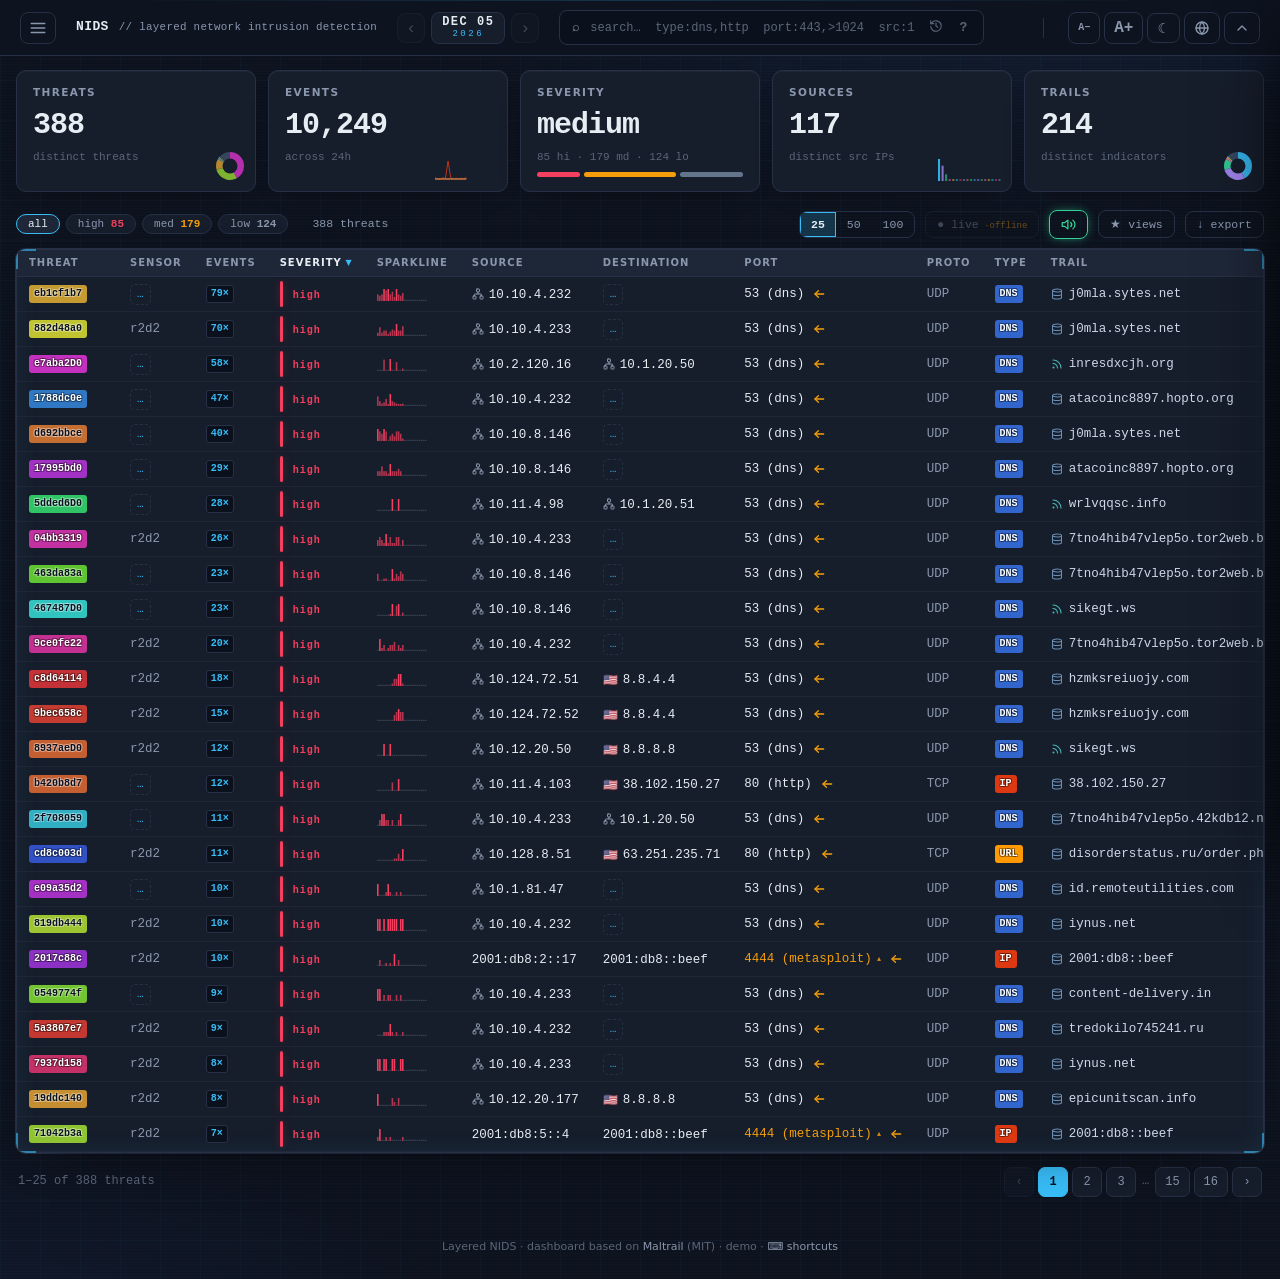
<file: tools/maltrail_ui/html/index.html>
<!DOCTYPE html>
<html lang="en">
<head>
<meta charset="utf-8">
<meta http-equiv="X-UA-Compatible" content="IE=edge">
<meta name="viewport" content="width=device-width, initial-scale=1">
<meta name="color-scheme" content="dark light">
<meta name="robots" content="noindex, nofollow">
<title>NIDS</title>
<link rel="stylesheet" href="css/main.css?v=<!ASSETVER!>">
<!-- the one severity policy (maltrail.conf REMOTE_SEVERITY_REGEX), so the dashboard ranks
     events the same way the alerts and the JSON/CEF exports do -->
<meta name="mt-severity" content="<!SEVERITY!>">
</head>
<body data-tz="<!TZOFFSET!>">
<header>
  <button class="hamburger" id="nav_menu" title="menu" aria-label="menu" aria-haspopup="true" aria-expanded="false"><svg viewBox="0 0 24 24" width="18" height="18" fill="none" stroke="currentColor" stroke-width="2" stroke-linecap="round" aria-hidden="true"><line x1="3" y1="6" x2="21" y2="6"/><line x1="3" y1="12" x2="21" y2="12"/><line x1="3" y1="18" x2="21" y2="18"/></svg></button>
  <div class="brand"><span class="brandlogo" aria-label="NIDS"><!LOGO!></span><small>// layered network intrusion detection</small></div>
  <div class="period-nav">
    <button class="navbtn" id="prev_day" title="previous day" aria-label="previous day">‹</button>
    <span class="dateface" id="dateface" title="pick a day">
      <span class="df-top" id="df_top"></span>
      <span class="df-bot" id="df_bot"></span>
      <input type="date" id="date_input" aria-label="select day">
    </span>
    <button class="navbtn" id="next_day" title="next day" aria-label="next day">›</button>
  </div>
  <div class="search">⌕ <input id="filter" placeholder="search…  type:dns,http  port:443,>1024  src:10.0.0.0/8  count:>=100  trail:*.ru  sev:high  -exclude  (space = AND)" autocomplete="off"><button class="search-clear" id="search_clear" title="clear search" aria-label="clear search" style="display:none">✕</button><button class="qhelp-btn" id="hunt_btn" title="retro-hunt: search ALL history for an IOC" aria-label="retro-hunt across history"><svg viewBox="0 0 24 24" width="14" height="14" fill="none" stroke="currentColor" stroke-width="2" stroke-linecap="round" stroke-linejoin="round" aria-hidden="true"><path d="M3 3v5h5"/><path d="M3.05 13A9 9 0 1 0 6 5.3L3 8"/><path d="M12 7v5l3 2"/></svg></button><button class="qhelp-btn" id="qhelp" title="search syntax help" aria-label="search syntax help">?</button></div>
  <div class="spacer"></div>
  <span class="vsep" aria-hidden="true"></span>
  <div class="viewtools" role="group" aria-label="appearance">
    <div class="textsize">
      <button class="ghost-btn icon" id="fz_dec" title="decrease text size" aria-label="decrease text size">A−</button>
      <button class="ghost-btn icon" id="fz_inc" title="increase text size" aria-label="increase text size">A+</button>
    </div>
    <button class="ghost-btn icon" id="theme_toggle" title="toggle light / dark" aria-label="toggle light or dark theme">☾</button>
    <button class="ghost-btn icon dash-toggle" id="view_toggle" aria-controls="stats worldmap" title="show attack map" aria-label="show attack map"><svg class="ic-dash" viewBox="0 0 24 24" width="16" height="16" fill="none" stroke="currentColor" stroke-width="2" stroke-linecap="round" stroke-linejoin="round" aria-hidden="true"><rect width="7" height="9" x="3" y="3" rx="1"/><rect width="7" height="5" x="14" y="3" rx="1"/><rect width="7" height="9" x="14" y="12" rx="1"/><rect width="7" height="5" x="3" y="16" rx="1"/></svg><svg class="ic-map" viewBox="0 0 24 24" width="16" height="16" fill="none" stroke="currentColor" stroke-width="2" stroke-linecap="round" stroke-linejoin="round" aria-hidden="true"><circle cx="12" cy="12" r="9"/><path d="M3 12h18"/><path d="M12 3c2.5 2.5 3.8 5.7 3.8 9s-1.3 6.5-3.8 9c-2.5-2.5-3.8-5.7-3.8-9s1.3-6.5 3.8-9z"/></svg></button>
    <button class="ghost-btn icon dash-toggle" id="collapse_toggle" aria-controls="stats worldmap" aria-expanded="true" title="hide panel" aria-label="hide panel"><svg class="ic-chev" viewBox="0 0 24 24" width="16" height="16" fill="none" stroke="currentColor" stroke-width="2" stroke-linecap="round" stroke-linejoin="round" aria-hidden="true"><path d="M6 15l6-6 6 6"/></svg></button>
  </div>
  <button class="ghost-btn" id="login_link">Log in</button>
</header>

<main>
  <section class="stats" id="stats"></section>

  <div id="chart_area"></div>

  <section class="worldmap" id="worldmap" aria-label="attack origins map" hidden></section>

  <div class="toolbar">
    <span id="sevfilter" class="sevfilter"></span>
    <span id="chips" class="chiprow"></span>
    <span id="count" class="resultcount"></span>
    <span id="newpill" class="newpill" style="display:none" role="status"></span>
    <div class="spacer"></div>
    <div class="seg" id="seg-size"><button data-size="25" class="on">25</button><button data-size="50">50</button><button data-size="100">100</button></div>
    <button class="ghost-btn xport live" id="live_btn" title="live auto-refresh + alerts on new high-severity" aria-label="toggle live auto-refresh" aria-pressed="false">● live</button>
    <button class="ghost-btn xport mute-btn" id="mute_btn" title="mute new-threat beeps" aria-label="mute new-threat beeps" aria-pressed="false"></button>
    <button class="ghost-btn xport" id="views_btn" title="saved views / presets" aria-label="saved views">★ views</button>
    <button class="ghost-btn xport" id="export_btn" title="export current view (CSV / JSON / IOCs)" aria-label="export current view">↓ export</button>
  </div>

  <div class="grid-frame">
  <div class="grid-wrap">
    <table id="grid">
      <thead><tr>
        <th data-key="uid">threat</th><th data-key="sensor">sensor</th><th data-key="count">events</th><th data-key="sev">severity</th><th class="sparkcol">sparkline</th><th data-key="src">source</th><th data-key="dst">destination</th>
        <th data-key="dport">port</th><th data-key="proto">proto</th><th data-key="type">type</th><th data-key="trail">trail</th><th data-key="info">info</th><th data-key="first">first seen</th><th class="tagcol">tags</th>
      </tr></thead>
      <tbody id="rows"></tbody>
    </table>
  </div>
  </div>
  <div id="pager" class="pager" role="navigation" aria-label="threat pages"></div>
</main>

<div id="drawer_scrim" class="drawer-scrim"></div>
<aside id="drawer" class="drawer" role="dialog" aria-label="threat detail"></aside>
<div id="ctxmenu" class="ctxmenu" role="menu" aria-hidden="true"></div>
<footer>Layered NIDS · dashboard based on <a href="https://github.com/stamparm/maltrail" class="foot-link">Maltrail</a> (MIT) · <span class="ver"><!VERSION!></span> · <a href="#" id="shortcuts_link" class="foot-link">⌨ shortcuts</a></footer>

<script src="js/demo.js"></script>
<script src="js/thirdparty.min.js"></script>
<script src="js/engine.js?v=<!ASSETVER!>"></script>
<script src="js/worldmap.js"></script>
<script src="js/main.js?v=<!ASSETVER!>"></script>

</body>
</html>
</file>
<file: tools/maltrail_ui/html/css/main.css>
:root{
    --ground:#0E1420;        /* midnight ink (deep blue-slate) */
    --surface:#161D2B;       /* lifted panel */
    --surface-2:#1E2738;     /* hover / header row */
    --line:#27314580;        /* hairline */
    --line-solid:#273145;
    --text:#E6EDF3;          /* cool off-white */
    --muted:#8A97AD;         /* secondary text */
    --faint:#5A6678;         /* tertiary / de-emphasized */
    --accent:#38BDF8;        /* signal cyan — interactive chrome only */
    --accent-dim:#38BDF833;
    --input-bg:#0b111c;      /* text-input field background (themed; light theme overrides) */
    color-scheme:dark;       /* native controls (date picker) render dark by default */
    /* severity = the only warm colors, earned by meaning */
    --sev-high:#F43F5E;
    --sev-med:#F59E0B;
    --sev-low:#64748B;
    --mono:ui-monospace,"SF Mono",SFMono-Regular,Menlo,Consolas,"Liberation Mono",monospace;
    --sans:system-ui,-apple-system,"Segoe UI",Roboto,Helvetica,Arial,sans-serif;
    --r:10px;
  }
  *{box-sizing:border-box}
  html,body{margin:0}
  body{
    background:
      radial-gradient(1200px 600px at 80% -10%, #16233a 0%, transparent 60%),
      var(--ground);
    color:var(--text); font-family:var(--sans);
    font-size:13px; line-height:1.45; -webkit-font-smoothing:antialiased;
  }
  /* ---------- header ---------- */
  header{
    position:sticky; top:0; z-index:20;
    display:flex; align-items:center; gap:20px;
    padding:0 20px; height:56px;
    /* Opaque, NOT rgba+backdrop-filter. A blurred layer has to be re-composited whenever what is
       behind it moves, and a full-width sticky header means that is every frame of every scroll.
       Firefox on Linux pays the most for it. Same reasoning as the modal overlay below, which
       gave up its blur for the same reason - see the note there.
       #0d131f is what rgba(14,20,32,.82) resolved to over the page ground, so the bar looks the
       same; it just stops asking the compositor to prove it on every frame. */
    background:#0d131f;
    border-bottom:1px solid var(--line-solid);
  }
  .brand{display:flex; align-items:center; gap:10px; font-family:var(--mono); font-weight:600; letter-spacing:.5px}
  .brandlogo{display:inline-flex; align-items:center; color:var(--text); font-family:var(--mono); font-weight:700; letter-spacing:.4px}
  .brandlogo img{width:24px; height:auto; margin-right:2px; vertical-align:middle}   /* the de-facto maltrail "M" logo (images/mlogo.png) */
  .brand small{color:var(--muted); font-weight:500; letter-spacing:.3px}
  .period{display:flex;align-items:center;gap:8px;padding:6px 12px;border:1px solid var(--line-solid);
    border-radius:8px;background:var(--surface);color:var(--text);font-family:var(--mono);font-size:12px;cursor:pointer}
  .period .dot{width:6px;height:6px;border-radius:50%;background:var(--accent);box-shadow:0 0 8px var(--accent)}
  header .spacer{flex:1}
  .search{display:flex;align-items:center;gap:8px;padding:7px 12px;border:1px solid var(--line-solid);
    border-radius:8px;background:#0b111c;min-width:240px;color:var(--muted);
    flex:12 1 auto;max-width:560px}   /* prominent, grows left-to-right, but capped (weighted above the trailing spacer) so it's a comfortable field — not a mile-wide bar — with a breathing gap before the view controls */
  .search input{background:none;border:none;outline:none;color:var(--text);font-family:var(--mono);font-size:12px;width:100%}
  .search input::placeholder{color:var(--faint);opacity:1}   /* opacity:1 — Firefox dims placeholders by default */
  /* themed scrollbars (OS default is a bright bar on the midnight panels) */
  *{scrollbar-color:var(--line-solid) transparent;scrollbar-width:thin}
  ::-webkit-scrollbar{width:10px;height:10px}
  ::-webkit-scrollbar-thumb{background:var(--line-solid);border-radius:5px}
  ::-webkit-scrollbar-track{background:transparent}
  .ghost-btn{padding:7px 12px;border:1px solid var(--line-solid);border-radius:8px;background:transparent;
    color:var(--muted);font-family:var(--sans);font-size:12px;cursor:pointer}
  .ghost-btn:hover{color:var(--text);border-color:var(--accent)}

  main{padding:14px 16px;max-width:none;margin:0}   /* full-width like classic maltrail: narrow fixed gutters, not centered with fat side margins */

  /* ---------- stat cards ---------- */
  .dash-toggle svg{display:block}
  .dash-toggle[aria-pressed="false"]{opacity:.5}   /* both panels hidden -> the toggle reads as "off" */
  /* view toggle flips dashboard <-> map (JS shows the icon of the view you'll switch TO); the collapse chevron
     hides/shows the whole block and flips to point down when collapsed */
  #view_toggle .ic-map{display:none}
  #collapse_toggle .ic-chev{transition:transform .15s}
  #collapse_toggle[aria-expanded="false"] .ic-chev{transform:rotate(180deg)}
  body.cards-collapsed .stats,body.cards-collapsed #chart_area{display:none}   /* user hid the dashboard cards + any open drill-down */
  .stats{display:grid;grid-template-columns:repeat(5,1fr);gap:12px;margin-bottom:18px}
  .card{position:relative;background:var(--surface);border:1px solid var(--line-solid);border-radius:var(--r);
    padding:14px 16px;cursor:pointer;overflow:hidden;transition:border-color .15s,transform .15s}
  .card:hover{border-color:#3a4a63;transform:translateY(-1px)}
  .card .lbl{font-size:10.5px;letter-spacing:1.4px;text-transform:uppercase;color:var(--muted);font-weight:600}
  .card .num{font-family:var(--mono);font-size:30px;font-weight:600;letter-spacing:-1px;margin:4px 0 2px;
    font-variant-numeric:tabular-nums}
  .card .sub{font-size:11px;color:var(--faint);font-family:var(--mono)}
  .card canvas{position:absolute;right:10px;bottom:10px;opacity:.9}
  .card.active{border-color:var(--accent);box-shadow:0 0 0 1px var(--accent-dim),0 8px 24px -12px var(--accent)}
  .card .tick{position:absolute;left:0;top:0;bottom:0;width:3px;background:var(--accent);opacity:0;transition:opacity .15s}
  .card.active .tick,.card:hover .tick{opacity:1}
  .sev-pillrow{display:flex;gap:4px;margin-top:6px}
  .sev-pillrow i{height:5px;border-radius:3px;flex:1}

  /* ---------- toolbar ---------- */
  .toolbar{display:flex;align-items:center;gap:10px;margin-bottom:10px;flex-wrap:wrap}
  .chip{display:inline-flex;align-items:center;gap:6px;padding:4px 10px;border-radius:20px;
    background:var(--accent-dim);border:1px solid #38bdf855;color:#bfe6fb;font-family:var(--mono);font-size:11.5px}
  .chip b{color:var(--accent)}
  .chip .x{cursor:pointer;color:#7fcdf0}
  .toolbar .spacer{flex:1}
  .seg{display:flex;border:1px solid var(--line-solid);border-radius:8px;overflow:hidden}
  .seg button{background:transparent;border:none;color:var(--muted);padding:6px 11px;font-size:11.5px;cursor:pointer;font-family:var(--mono)}
  /* the active segment has to read at a glance in BOTH themes: in light mode --surface-2 sits a
     hair away from the surface, so the selected page size was almost invisible (#19575) */
  .seg button.on{background:var(--accent-dim);color:var(--text);font-weight:600;box-shadow:inset 0 0 0 1px var(--accent)}

  /* ---------- events grid ---------- */
  .grid-wrap{background:var(--surface);border:1px solid var(--line-solid);border-radius:var(--r);overflow-x:auto}   /* too-wide table scrolls inside its border; page never scrolls horizontally */
  table{width:100%;border-collapse:collapse;font-size:12.5px}
  /* NOT sticky: a position:sticky thead inside the x-scroll .grid-wrap re-scopes to that container and overlaps rows */
  thead th{background:var(--surface-2);text-align:left;
    font-size:10px;letter-spacing:1px;text-transform:uppercase;color:var(--muted);font-weight:600;
    padding:6px 12px;border-bottom:1px solid var(--line-solid);white-space:nowrap}
  thead th:first-child{border-top-left-radius:var(--r)} thead th:last-child{border-top-right-radius:var(--r)}
  tbody td{padding:4px 12px;border-bottom:1px solid var(--line);vertical-align:middle;white-space:nowrap}
  tbody tr{transition:background .1s}
  tbody tr:hover{background:#1a2334}
  .mono{font-family:var(--mono);font-variant-numeric:tabular-nums}
  .ip{font-family:var(--mono);color:var(--text)}
  .ipcat{display:inline-block;font-family:var(--mono);font-size:9px;color:#0E1420;background:var(--faint);
    border-radius:3px;padding:0 4px;margin-right:5px;vertical-align:1px;text-transform:lowercase;letter-spacing:.2px}
  /* the Spamhaus DROP badge sits beside .worstasn - a different verdict, so a different colour.
     Identical geometry to its sibling below, --sev-med rather than --sev-high, so the two read as
     two opinions rather than one louder one. */
  .droplist{display:inline-block;width:7px;height:7px;border-radius:50%;background:var(--sev-med);
    margin-left:6px;vertical-align:middle;box-shadow:0 0 6px var(--sev-med)}
  .worstasn{display:inline-block;width:7px;height:7px;border-radius:50%;background:var(--sev-high);
    margin-left:6px;vertical-align:middle;box-shadow:0 0 6px var(--sev-high)}
  .arrow{color:var(--faint);margin:0 6px}
  .muted{color:var(--muted)}
  /* threat-id + type = FILLED color boxes (bg/text set inline). TIGHT/compact (legacy: ~80% font, 1px pad) — not puffy. */
  .uid,.type,.count{display:inline-flex;align-items:center;justify-content:center;line-height:1;vertical-align:middle;font-family:var(--mono);font-size:10px;border-radius:3px;padding:3px 4px;border:1px solid transparent}
  .uid,.type{font-weight:700;transition:filter .12s}
  .uid:hover,.type:hover{filter:brightness(1.06)}
  /* legacy contrast outline: white text gets a dark outline (embossed look), dark text a light one */
  .lt-w{text-shadow:-1px -1px 0 rgba(0,0,0,.35),1px -1px 0 rgba(0,0,0,.35),-1px 1px 0 rgba(0,0,0,.35),1px 1px 0 rgba(0,0,0,.35)}
  .lt-d{text-shadow:-1px -1px 0 rgba(255,255,255,.35),1px -1px 0 rgba(255,255,255,.35),-1px 1px 0 rgba(255,255,255,.35),1px 1px 0 rgba(255,255,255,.35)}
  .count{background:#0b111c;border-color:var(--line-solid);color:var(--accent);text-shadow:none;font-weight:600}
  body.light .count{background:#eef3f9}
  /* dedicated 24h-activity sparkline column (narrow) */
  .sparkcol{width:1%;white-space:nowrap}
  .rowspark{display:block;flex:none}
  .rowspark rect{fill:var(--sev-high);fill-opacity:.7}   /* red 24h activity bars — distinct from the cyan count */
  .rowspark .pk{fill-opacity:1}                          /* busiest hour: full red */
  .rowspark .z{fill:var(--muted);fill-opacity:.3}        /* empty-hour baseline dot (dim) — shows the full 0-24h axis */
  tbody tr:hover .rowspark rect{fill-opacity:.9}
  tbody tr:hover .rowspark .z{fill-opacity:.3}
  .sev{position:relative}
  .sev-bar{display:inline-block;width:3px;height:26px;border-radius:2px;vertical-align:middle;margin-right:10px}
  .sev-tag{font-family:var(--mono);font-size:10px;letter-spacing:1px;text-transform:lowercase;font-weight:700}  /* lowercase to match the high/med/low filter pills — no shouting */
  .h .sev-bar{background:var(--sev-high)} .h .sev-tag{color:var(--sev-high)}
  .m .sev-bar{background:var(--sev-med)}  .m .sev-tag{color:var(--sev-med)}
  .l .sev-bar{background:var(--sev-low)}  .l .sev-tag{color:var(--sev-low)}
  .trail{font-family:var(--mono);color:#cdd9ea;display:inline-block;max-width:28ch;overflow:hidden;
    text-overflow:ellipsis;white-space:nowrap;vertical-align:middle}
  .flag{margin-right:5px;font-size:12px;line-height:1;vertical-align:-1px;cursor:default}
  /* LAN/private-IP marker (Lucide network icon) */
  .lan{display:inline-flex;align-items:center;color:var(--muted);margin-right:5px;vertical-align:-2px;cursor:default}  /* --muted (not --faint): #5A6678 was barely visible on the dark ground */
  .lan svg{display:block}
  /* threat-class icon (Lucide: biohazard/skull/scan-eye) — replaces the raw "(class)" text in the info column */
  .cls{display:inline-flex;align-items:center;vertical-align:-3px;margin-right:7px;cursor:help;flex:none}
  .cls svg{display:block}
  .cls-malware{color:var(--sev-high)}
  .cls-malicious{color:#F97316}
  .cls-suspicious{color:var(--sev-med)}
  .cls-custom{color:#8f7bd0}
  /* notable / high-risk destination port (C2, RAT, remote-access) */
  .port.risky,.dchip.risky{color:var(--sev-med);cursor:help}
  .dchip.risky{border-color:rgba(245,158,11,.45)}
  .port.risky::after,.dchip.risky::after{content:" \25B4";font-size:8px;vertical-align:1px;opacity:.85}
  .riskyset .ell{border-color:rgba(245,158,11,.5);color:var(--sev-med)}
  .dchip.ip{cursor:default}
  .dchip .flag{margin-right:4px}
  /* ---------- responsive: cards on mobile ---------- */
  @media (max-width:860px){
    .stats{grid-template-columns:repeat(2,1fr)}
    /* keep search usable on tablet/mobile: wrap it to its own full-width row instead of hiding it */
    /* height:auto - the desktop bar is a fixed 56px, and a wrapped header kept that box while its
       second and third rows spilled out of it over the first cards (THREATS and EVENTS were under
       the date and search controls at 390px) */
    header{flex-wrap:wrap;gap:10px;height:auto;padding:8px 16px}
    .search{order:5;flex-basis:100%;max-width:none}   /* full-width own row on tablet/mobile — drop the desktop cap */
    .brand small{display:none}
    /* mini sparkline drops into flow on narrow cards so it never overlaps the subtitle */
    .card canvas{position:static;display:block;margin-top:9px}
  }
  @media (max-width:680px){
    /* three rows of header is a third of a phone screen: let it scroll away, and drop the text-size
       buttons (the phone pinches) */
    header{flex-wrap:wrap;gap:8px;position:static}
    #fz_dec,#fz_inc{display:none}
    .period-nav{order:3;flex-basis:100%;justify-content:center}
    thead{display:none}
    /* a threat card was 14 labelled rows (416px); the sparkline, sensor and protocol earn no row on a phone */
    tbody td[data-l="sparkline"],tbody td[data-l="sensor"],tbody td[data-l="proto"]{display:none}
    table,tbody,tr,td{display:block;width:100%}
    tbody tr{border:1px solid var(--line-solid);border-radius:10px;margin-bottom:10px;padding:6px 4px;background:var(--surface)}
    tbody td{border:none;padding:5px 12px;white-space:normal;display:flex;justify-content:space-between;gap:12px}
    tbody td::before{content:attr(data-l);color:var(--muted);font-size:10px;letter-spacing:1px;text-transform:uppercase;
      font-weight:600;align-self:center}
    .stats{grid-template-columns:repeat(2,1fr)}
  }
  footer{text-align:center;color:var(--faint);padding:24px;font-size:11px}
  footer b{color:var(--muted)}

/* --- interactivity (v2 controller) --- */
.chiprow{display:inline-flex;gap:8px;flex-wrap:wrap}
.resultcount{color:var(--muted);font-family:var(--mono);font-size:11.5px;margin-left:4px}
.hiddeninfo{color:var(--faint);font-family:var(--mono);font-size:11.5px;margin-left:6px}
.hiddeninfo a{color:var(--muted);text-decoration:none;border-bottom:1px dotted var(--faint)}
.hiddeninfo a:hover{color:var(--accent);border-bottom-color:var(--accent)}
/* per-row hide / restore — revealed on row hover */
.rowhide{margin-left:8px;border:none;background:none;color:var(--faint);cursor:pointer;font-size:11px;line-height:1;
  padding:1px 3px;border-radius:5px;opacity:0;transition:opacity .12s,color .12s,background .12s;vertical-align:middle}
tbody tr:hover .rowhide{opacity:1}
.rowhide:hover{color:var(--sev-high);background:rgba(244,63,94,.12)}
tbody tr.ishidden{opacity:.42}
tbody tr.ishidden .rowhide{opacity:1;color:var(--accent)}
tbody tr.ishidden .rowhide:hover{color:var(--accent);background:rgba(56,189,248,.12)}
@media (max-width:680px){ .rowhide{opacity:1} }
/* per-threat tags */
.threatline{display:flex;align-items:center;gap:4px;flex-wrap:nowrap}   /* never wrap to a 2nd line -> tagged rows stay single-height + the uid stays vertically aligned with the rest of the row */
.threatline .rowhide{margin-left:0}
.tags{display:inline-flex;gap:4px;align-items:center;flex-wrap:nowrap;overflow:hidden}
.tagmore{font-family:var(--mono);font-size:9.5px;color:var(--muted);border:1px solid var(--line-solid);
  border-radius:4px;padding:0 5px;line-height:1.6;cursor:default;flex:none}
.tag{font-family:var(--mono);font-size:9.5px;color:#cdd9ea;background:rgba(56,189,248,.10);
  border:1px solid rgba(56,189,248,.28);border-radius:4px;padding:0 3px 0 5px;display:inline-flex;align-items:center;gap:3px;cursor:pointer;line-height:1.6}
.tag:hover{border-color:var(--accent)}
.tag .tx{color:var(--faint);cursor:pointer;font-size:10px}
.tag .tx:hover{color:var(--sev-high)}
.tagadd{opacity:0;border:1px dashed var(--line-solid);background:none;color:var(--muted);font-family:var(--mono);
  font-size:10px;border-radius:4px;padding:1px 6px;cursor:pointer;transition:opacity .12s,color .12s,border-color .12s}
tbody tr:hover .tagadd{opacity:.85}
.tagadd:hover{color:var(--accent);border-color:var(--accent);opacity:1}
.taginput{font-family:var(--mono);font-size:10px;background:var(--surface);border:1px solid var(--accent);
  color:var(--text);border-radius:4px;padding:1px 5px;width:84px;outline:none}
@media (max-width:680px){ .tagadd{opacity:.85} }
/* dedicated tags column at the end (old-maltrail style): tags + the "+tag" adder live here, not crammed after the threat id */
.tagcol{width:1%}
/* tags stay on ONE line and the cell grows to fit them; many tags widen the table, which surfaces the grid's own
   visible bottom scrollbar (.grid-wrap overflow-x) — no wrapping into fat double rows, no hidden per-cell scrollbar */
.tagcell{display:flex;gap:4px;align-items:center;flex-wrap:nowrap;min-width:46px}   /* always leave room for the +tag adder to appear on hover (even with zero tags) */
/* shrink every fixed-width column to its content (cells are already nowrap); only trail + info stay auto and absorb
   the table's leftover width, so the threat id / sensor / counts don't get padded with dead whitespace */
th[data-key="uid"],td[data-l="threat"],
th[data-key="sensor"],td[data-l="sensor"],
th[data-key="count"],td[data-l="events"],
th[data-key="sev"],td[data-l="severity"],
th[data-key="src"],td[data-l="source"],
th[data-key="dst"],td[data-l="destination"],
th[data-key="dport"],td[data-l="port"],
th[data-key="proto"],td[data-l="proto"],
th[data-key="type"],td[data-l="type"],
th[data-key="first"],td[data-l="first seen"]{width:1%;white-space:nowrap}
thead th{user-select:none}
/* canvases (chart minis/big) and inline SVGs (logo/icons) hold no selectable text; without this, dragging a
   text selection across them makes the browser paint a stray selection box over each element (issue #19561) */
canvas,svg{user-select:none;-webkit-user-select:none}
::selection{background:var(--accent-dim)}
::-moz-selection{background:var(--accent-dim)}
thead th:hover{color:var(--text)}
thead th.sort-asc::after{content:" ▲";color:var(--accent);font-size:8px;vertical-align:1px}
thead th.sort-desc::after{content:" ▼";color:var(--accent);font-size:8px;vertical-align:1px}
.uid,.type,.sev-tag,.count{cursor:default}

/* --- chart panel --- */
.chart-panel{background:var(--surface);border:1px solid var(--line-solid);border-radius:var(--r);padding:12px 16px;margin-bottom:18px}
.chart-head{display:flex;justify-content:space-between;align-items:center;color:var(--muted);font-family:var(--mono);font-size:11px;letter-spacing:1px;text-transform:uppercase;margin-bottom:8px}
.chart-x{cursor:pointer;color:var(--faint)} .chart-x:hover{color:var(--text)}
/* clickable legend hotspots overlaid on the painted-canvas chart legend */
.chart-cv{position:relative;display:inline-block;line-height:0}
.chart-hit{position:absolute;background:transparent;border:none;padding:0;cursor:pointer;border-radius:5px;transition:background .1s}
.chart-hit:hover,.chart-hit:focus-visible{background:var(--accent-dim);outline:1px solid var(--accent);outline-offset:0}
#chart_area canvas{display:block;max-width:100%}
.donut-tip{position:absolute;z-index:5;pointer-events:none;display:none;line-height:1.35;padding:6px 9px;border-radius:7px;font-family:var(--mono);font-size:12px;white-space:nowrap;background:var(--surface);border:1px solid var(--line-solid);box-shadow:0 6px 22px -8px rgba(0,0,0,.55);transform:translate(0,-2px)}
.donut-tip b{display:block;color:var(--text);font-weight:600}
.donut-tip span{color:var(--muted)}
/* ingress/egress hint on port cells: inline SVG arrows (→ egress, ← ingress, ↔ lateral), tinted by direction.
   inline-flex + vertical-align:middle centers the SVG exactly on the port text in every browser. */
.port-dir{margin-left:8px;display:inline-flex;align-items:center;vertical-align:middle;cursor:default;color:var(--muted)}
.port-dir svg{display:block}
.pd-out{color:var(--accent)}
.pd-in{color:var(--sev-med)}      /* inbound — stands out */
.pd-lat{color:var(--faint)}

/* --- login modal --- */
/* no backdrop-filter: blurring a full-page layer forces an expensive re-render on every keystroke -> laggy typing */
.modal-overlay{position:fixed;inset:0;background:rgba(8,12,20,.78);display:grid;place-items:center;z-index:9997}  /* top interactive layer — above drawer(9991)/ctxmenu(9994)/hovertip(9996) */
body.light .modal-overlay{background:rgba(120,140,170,.45)}
.modal{background:var(--surface);border:1px solid var(--line-solid);border-radius:14px;padding:24px;width:340px;max-width:92vw;box-shadow:0 24px 60px -20px #000}
.modal-h{font-family:var(--mono);font-size:15px;margin-bottom:14px;color:var(--text)}
.modal label{display:block;font-size:10px;letter-spacing:1px;text-transform:uppercase;color:var(--muted);margin:12px 0 5px}
.modal input{width:100%;background:var(--input-bg);border:1px solid var(--line-solid);border-radius:8px;padding:9px 11px;color:var(--text);font-family:var(--mono);font-size:13px;outline:none}
.modal input:focus{border-color:var(--accent)}
.modal-err{color:var(--sev-high);font-size:12px;min-height:16px;margin-top:14px;font-family:var(--mono)}
.modal-actions{display:flex;justify-content:flex-end;gap:10px;margin-top:14px}
/* retro-hunt modal: IOC input + per-day timeline + sample matches */
.hunt-modal{width:600px}
.hunt-modal .modal-h small{color:var(--muted);font-weight:400;font-size:11px;margin-left:8px;font-family:var(--sans)}
.hunt-in{display:flex;gap:8px}
.hunt-in input{flex:1;background:var(--input-bg);border:1px solid var(--line-solid);border-radius:8px;padding:9px 11px;color:var(--text);font-family:var(--mono);font-size:13px;outline:none}
.hunt-in input:focus{border-color:var(--accent)}
.hunt-results{margin-top:14px;max-height:52vh;overflow:auto}
.hunt-sum{font-size:11px;color:var(--muted);font-family:var(--mono);margin-bottom:8px}
.hunt-trunc{color:var(--sev-med);border:1px solid var(--sev-med);border-radius:6px;padding:5px 8px;font-size:11px;margin-bottom:10px}
.hunt-meta{margin-top:12px;padding-top:9px;border-top:1px solid var(--line);font-family:var(--mono);font-size:10.5px;color:var(--faint)}
.hunt-meta .hm-tag{text-transform:uppercase;font-size:9px;letter-spacing:.04em;color:var(--muted);margin-right:8px}
.hunt-meta.is-new .hm-tag{color:var(--accent);font-weight:700}
.hunt-meta b{color:var(--muted);font-weight:600}
.hunt-empty{color:var(--faint);font-size:12px;padding:10px 2px}
/* sensor liveness modal: one row per sensor, stale ones flagged */
.sens-rows{display:flex;flex-direction:column;gap:2px}
.sens-row{display:grid;grid-template-columns:1fr auto auto auto;gap:10px;align-items:center;
  padding:5px 7px;border-radius:6px;font-family:var(--mono);font-size:12px;color:var(--text)}
.sens-row:nth-child(odd){background:var(--surface-2)}
.sens-name{overflow:hidden;text-overflow:ellipsis;white-space:nowrap}
.sens-ver,.sens-addr{color:var(--muted);font-size:11px}
.sens-ago{color:var(--muted);font-size:11px;min-width:64px;text-align:right}
.sens-row.is-stale .sens-ago{color:var(--sev-high);font-weight:700}
.sens-row.is-stale .sens-name::after{content:"⚠";margin-left:6px;color:var(--sev-high)}
.hunt-timeline{display:flex;flex-direction:column;gap:3px;margin-bottom:12px}
.hunt-day{display:flex;align-items:center;gap:8px;background:transparent;border:0;width:100%;cursor:pointer;
  padding:3px 6px;border-radius:6px;font-family:var(--mono);color:var(--text);text-align:left}
.hunt-day:hover{background:var(--surface-2)}
.hunt-day .hd-date{flex:0 0 88px;font-size:11px;color:var(--muted)}
.hunt-day .hd-track{flex:1 1 auto;min-width:0;display:flex;align-items:center}
.hunt-day .hd-bar{height:9px;border-radius:3px;background:var(--accent);min-width:4px}
.hunt-day .hd-n{flex:0 0 auto;font-size:11px;color:var(--text);font-variant-numeric:tabular-nums}
.hunt-samples{border-top:1px solid var(--line);padding-top:8px}
.hunt-samp{display:flex;gap:8px;padding:2px 0;font-family:var(--mono);font-size:10.5px}
.hunt-samp .hs-date{color:var(--faint);flex:0 0 auto}
.hunt-samp .hs-line{color:var(--muted);min-width:0;white-space:pre-wrap;word-break:break-all}
.btn-ghost{background:transparent;border:1px solid var(--line-solid);color:var(--muted);padding:8px 14px;border-radius:8px;cursor:pointer;font-size:12px}
.btn-ghost:hover{color:var(--text)}
.btn-primary{background:linear-gradient(135deg,var(--accent),#6366F1);border:none;color:#0b1220;font-weight:700;padding:8px 16px;border-radius:8px;cursor:pointer;font-size:12px}
.btn-primary:disabled{opacity:.6;cursor:default}
/* footer shortcuts affordance + keyboard-shortcuts overlay */
.foot-link{color:var(--muted);text-decoration:none;cursor:pointer}
.foot-link:hover{color:var(--accent)}
.kbd-modal{width:380px}
.kbd-list{display:flex;flex-direction:column;gap:2px}
.kbd-row{display:flex;align-items:center;justify-content:space-between;gap:16px;padding:7px 4px;border-bottom:1px solid var(--line)}
.kbd-row:last-child{border-bottom:none}
.kbd-keys{display:inline-flex;gap:4px;flex:none}
.kbd-desc{color:var(--muted);font-size:12px;text-align:right}
kbd{font-family:var(--mono);font-size:11px;color:var(--text);background:var(--input-bg);border:1px solid var(--line-solid);
  border-bottom-width:2px;border-radius:5px;padding:2px 7px;min-width:16px;text-align:center;line-height:1.4}

/* --- date navigation --- */
.period-nav{display:flex;align-items:center;gap:6px}
.navbtn{background:var(--surface);border:1px solid var(--line-solid);color:var(--muted);width:28px;height:30px;border-radius:8px;cursor:pointer;font-size:17px;line-height:1;display:grid;place-items:center;padding:0}
.navbtn:hover:not(:disabled){color:var(--text);border-color:var(--accent)}
.navbtn:disabled{opacity:.4;cursor:default}
/* condensed two-row date readout (day/month over year, digital-clock style); a transparent native date input
   is overlaid to keep arrow-key nudging, but a click opens our own themed calendar (.datepop) instead of the
   OS picker — so no native white-box / "Clear" chrome, and we can paint per-day event density */
.dateface{position:relative;display:inline-flex;flex-direction:column;align-items:center;justify-content:center;
  min-width:58px;height:32px;padding:2px 10px;border:1px solid var(--line-solid);border-radius:8px;
  background:var(--surface);font-family:var(--mono);line-height:1;cursor:pointer;user-select:none;overflow:hidden}
.dateface:hover,.dateface:focus-within{border-color:var(--accent)}
.df-top{font-size:12px;font-weight:700;letter-spacing:1.5px;color:var(--text);font-variant-numeric:tabular-nums}
.df-bot{font-size:9px;letter-spacing:2.5px;color:var(--accent);margin-top:2px;font-variant-numeric:tabular-nums}
.dateface input[type=date]{position:absolute;inset:0;width:100%;height:100%;margin:0;padding:0;border:0;
  opacity:0;cursor:pointer;color:transparent;background:transparent;color-scheme:dark}
/* color-scheme on :root doesn't reliably reach the native date control on some browsers (Windows) -> the
   field/picker paints light = a white box with the transparent value text -> set it on the input itself */
body.light .dateface input[type=date]{color-scheme:light}
/* the picker indicator is already under opacity:0, but kill it outright so no native chrome can paint */
.dateface input[type=date]::-webkit-calendar-picker-indicator{opacity:0;display:none}
.dateface input[type=date]:disabled{cursor:default}

/* ===== day picker (.datepop): a cal-heatmap–style event-density grid, rendered natively (no d3) ===== */
/* the last few months as a GitHub-contributions grid of day-squares, colored by /counts (approx events per day).
   warm YlOrRd "heat" buckets (--ch1 pale yellow -> --ch5 dark red), like cal-heatmap: more events = hotter/redder
   (semantically = worse, matching severity red). --ch0 is the empty/quiet cell (neutral, per theme). */
:root{--ch0:#232a38;--ch1:#ffffb2;--ch2:#fecc5c;--ch3:#fd8d3c;--ch4:#f03b20;--ch5:#bd0026}
body.light{--ch0:#eaeef3;--ch1:#ffffb2;--ch2:#fecc5c;--ch3:#fd8d3c;--ch4:#f03b20;--ch5:#bd0026}
.datepop{position:fixed;z-index:60;padding:12px 14px 10px;border:1px solid var(--line-solid);border-radius:12px;
  background:var(--surface);box-shadow:0 12px 34px rgba(0,0,0,.42);font-family:var(--sans);color:var(--text);
  -webkit-user-select:none;user-select:none;transform-origin:top left;animation:dpIn .16s ease-out}
@keyframes dpIn{from{opacity:0;transform:translateY(-6px) scale(.98)}to{opacity:1;transform:none}}
.datepop[hidden]{display:none}
.dp-head{display:flex;align-items:center;justify-content:space-between;gap:12px;margin-bottom:10px}
.dp-title{font-size:12px;font-weight:700;letter-spacing:.4px;flex:1;text-align:center}
.dp-nav{width:24px;height:24px;border:1px solid var(--line-solid);border-radius:7px;background:var(--surface-2);
  color:var(--muted);font-size:14px;line-height:1;cursor:pointer}
.dp-nav:hover:not(:disabled){color:var(--text);border-color:var(--accent)}
.dp-nav:disabled{opacity:.35;cursor:default}
.ch-months{display:flex;gap:16px;align-items:flex-start}
.ch-month{display:flex;flex-direction:column;align-items:center;gap:7px}
/* 7 weekday rows, week columns fill left-to-right (Monday-start); leading .ch-pad cells align the 1st */
.ch-grid{display:grid;grid-template-rows:repeat(7,12px);grid-auto-flow:column;grid-auto-columns:12px;gap:3px}
.ch-d{width:12px;height:12px;border-radius:2px;background:var(--ch0);cursor:pointer;transition:transform .08s}
.ch-d.ch-pad,.ch-d.ch-fut{background:transparent;cursor:default}
.ch-d:not(.ch-pad):not(.ch-fut):hover{transform:scale(1.28);outline:1px solid var(--text);outline-offset:-1px}
.ch-mlabel{font-size:10px;color:var(--muted);letter-spacing:.3px}
.ch-q0{background:var(--ch0)} .ch-q1{background:var(--ch1)} .ch-q2{background:var(--ch2)}
.ch-q3{background:var(--ch3)} .ch-q4{background:var(--ch4)} .ch-q5{background:var(--ch5)}
/* ONLY the active (selected) day gets a marker — a bold --text outline. today is left unmarked on purpose: two
   similar rings just confused the eye. cal-heatmap-style neutral outline, no fill change, no blue/green. */
.ch-sel{box-shadow:inset 0 0 0 2px var(--text)}
.dp-foot{display:flex;align-items:center;justify-content:flex-end;gap:6px;margin-top:11px;padding-top:9px;
  border-top:1px solid var(--line);font-size:9px;letter-spacing:.4px;color:var(--faint)}
.ch-legend{display:flex;align-items:center;gap:3px}
.ch-legend i{display:block;width:11px;height:11px;border-radius:2px}
.dp-foot{display:flex;align-items:center;justify-content:center;gap:7px;margin-top:10px;padding-top:9px;
  border-top:1px solid var(--line);font-size:9px;letter-spacing:.4px;color:var(--faint)}
.dp-legend{display:flex;align-items:center;gap:5px}
.dp-legend i{display:block;border-radius:50%;background:var(--accent)}

/* ===== attack-origin world map (#worldmap): occupies the dashboard's block, hip/hop via the globe toggle ===== */
/* land/ocean/graticule are themed; the attack dots use a fixed warm heat ramp (set inline in JS) so "more = redder"
   reads the same in both themes. Geo data comes from /geo (trail IPs only -> honest mapped/unmapped). */
:root{--wm-ocean1:#182236;--wm-ocean2:#0d121c;--wm-land:#243040;--wm-lbd:#3c4a66;--wm-grat:#22304a;--wm-arc:#ff8a3d}
body.light{--wm-ocean1:#eaf2fc;--wm-ocean2:#d3e3f5;--wm-land:#ffffff;--wm-lbd:#9fb6d6;--wm-grat:#bcd0ea;--wm-arc:#e0561e}
.worldmap{display:flex;gap:16px;margin-bottom:18px}
.worldmap[hidden]{display:none}   /* MUST beat .worldmap's display:flex, or the map never hides (a bare [hidden] loses to the class) */
.wm-map{flex:1;position:relative;background:radial-gradient(120% 95% at 50% 22%,var(--wm-ocean1),var(--wm-ocean2));
  border:1px solid var(--line-solid);border-radius:var(--r);padding:8px 12px 4px;overflow:hidden;min-width:0}
.wm-map svg{width:100%;height:auto;display:block}
.wm-map .grat path{stroke:var(--wm-grat);stroke-width:.5;opacity:.5;fill:none}
.wm-map .land path{fill:var(--wm-land);stroke:var(--wm-lbd);stroke-width:.6;stroke-linejoin:round}
.wm-map .wm-arc{fill:none;stroke:var(--wm-arc)}   /* source->home attack arcs (only when HOME_LAT/LON set) */
.wm-hd{position:absolute;top:12px;left:16px;font-size:12px;font-weight:700;color:var(--text);pointer-events:none}
.wm-hd small{color:var(--muted);font-weight:400;margin-left:6px}
.wm-leg{position:absolute;bottom:12px;left:16px;display:flex;align-items:center;gap:7px;color:var(--faint);font-size:10px;pointer-events:none}
.wm-leg i{display:inline-block;border-radius:50%;background:#f0431f}
.wm-side{width:212px;background:var(--surface);border:1px solid var(--line-solid);border-radius:var(--r);padding:14px 15px;display:flex;flex-direction:column}
.wm-side h4{margin:0 0 12px;font-size:10.5px;letter-spacing:1.2px;text-transform:uppercase;color:var(--muted);font-weight:600}
.wm-list{flex:1 1 auto;min-height:0;overflow-y:auto}   /* lists all mapped countries; scrolls within the panel (map height) when they overflow */
.wm-row{display:flex;align-items:center;gap:9px;margin:9px 0;font:12px var(--mono)}
.wm-row:first-child{margin-top:0}
.wm-cc{width:26px;color:var(--text)}
.wm-bar{height:8px;border-radius:3px;min-width:6px}
.wm-vn{margin-left:auto;color:var(--muted);font-size:11px}
.wm-empty{color:var(--faint);font-size:11px;padding:8px 2px}
@media (max-width:720px){.worldmap{flex-direction:column}.wm-side{width:auto}}

/* ===== accessibility + load motion (t17 polish) ===== */
/* visible keyboard focus — a crisp accent ring, only for keyboard nav (not mouse clicks) */
a:focus-visible, button:focus-visible, input:focus-visible,
[tabindex]:focus-visible, thead th[data-key]:focus-visible {
  outline: 2px solid var(--accent); outline-offset: 2px; border-radius: 5px;
}
thead th[data-key]{cursor:pointer}
thead th[aria-sort="ascending"], thead th[aria-sort="descending"]{color:var(--text)}

/* depth: subtle elevation so panels read as lifted off the midnight ground */
.card{box-shadow:inset 0 1px 0 #ffffff0a, 0 10px 26px -20px #000}
.grid-wrap{box-shadow:0 18px 50px -34px #000}
/* a hairline of signal at the very top edge of the console */
header::after{content:"";position:absolute;left:0;right:0;top:0;height:1px;
  background:linear-gradient(90deg,transparent 8%,var(--accent-dim) 50%,transparent 92%)}

/* orchestrated page load: stat tiles rise + fade once, staggered (skill: one well-timed reveal) */
@keyframes riseIn{from{opacity:0;transform:translateY(10px)}to{opacity:1;transform:none}}
.stats.intro .card{animation:riseIn .42s cubic-bezier(.22,.61,.36,1) both}
.stats.intro .card:nth-child(1){animation-delay:.00s}
.stats.intro .card:nth-child(2){animation-delay:.05s}
.stats.intro .card:nth-child(3){animation-delay:.10s}
.stats.intro .card:nth-child(4){animation-delay:.15s}
.stats.intro .card:nth-child(5){animation-delay:.20s}
.grid-wrap.intro{animation:riseIn .5s cubic-bezier(.22,.61,.36,1) .18s both}

/* honor reduced-motion: no transforms/animations, instant transitions */
@media (prefers-reduced-motion: reduce){
  *,*::before,*::after{animation-duration:.001ms !important;animation-iteration-count:1 !important;
    transition-duration:.001ms !important;scroll-behavior:auto !important}
  .card:hover{transform:none}
}

/* ===== threat compaction: collapsed multi-value cells + pagination (t18) ===== */
/* a threat folds many events; columns with multiple distinct values collapse to "…N" (full list on hover, click=copy) */
.ell{display:inline-flex;align-items:center;gap:3px;font-family:var(--mono);color:var(--accent);cursor:pointer;
  border:1px dashed var(--line-solid);border-radius:5px;padding:0 6px;font-size:11px;line-height:1.7;outline-offset:2px;vertical-align:middle}
.ell:hover,.ell:focus-visible{border-color:var(--accent);background:var(--accent-dim)}
.ell i{font-style:normal;font-size:9.5px;color:var(--muted);font-weight:700}
.ell.copied{color:#34D399;border-color:#34D399}
.ell.copied i{color:#34D399}

.pager{display:flex;align-items:center;justify-content:space-between;gap:12px;flex-wrap:wrap;
  margin:14px 2px 4px;font-family:var(--mono);font-size:12px;color:var(--muted)}
.pager .pgbtns{display:inline-flex;align-items:center;gap:4px;flex-wrap:wrap}
.pgbtn{min-width:30px;height:30px;padding:0 9px;border:1px solid var(--line-solid);background:var(--surface);
  color:var(--muted);border-radius:7px;cursor:pointer;font-family:var(--mono);font-size:12px}
.pgbtn:hover:not(:disabled){color:var(--text);border-color:var(--accent)}
.pgbtn.on{background:var(--accent);border-color:var(--accent);color:#06121f;font-weight:700}
.pgbtn:disabled{opacity:.35;cursor:default}
.pgdots{color:var(--faint);padding:0 2px}
.pginfo{color:var(--faint)}

/* ===== light theme (toggle in header; persisted) — light forensic console ===== */
.ghost-btn.icon{padding:7px 9px;font-size:14px;line-height:1}
/* far-left hamburger: opens the project-links menu (docs/issues/github) */
.hamburger{background:transparent;border:1px solid var(--line-solid);border-radius:8px;color:var(--muted);
  padding:6px 8px;cursor:pointer;display:inline-flex;align-items:center;line-height:1}
.hamburger:hover,.hamburger[aria-expanded="true"]{color:var(--text);border-color:var(--accent)}
.hamburger svg{display:block}
/* a sensor stopped checking in (markSensors in main.js) */
.hamburger.has-stale{position:relative;color:var(--sev-high);border-color:var(--sev-high)}
.hamburger.has-stale::after{content:"";position:absolute;top:-4px;right:-4px;width:9px;height:9px;border-radius:50%;background:var(--sev-high)}
.sens-badge{margin-left:auto;font-size:11px;font-weight:700;color:var(--sev-high)}
/* labeled link rows inside the hamburger menu (reuses .ctxitem for padding/hover) */
.ctxmenu a.navitem,.ctxmenu button.navitem{display:flex;align-items:center;gap:11px;text-decoration:none;color:var(--text)}
/* The element selectors are load-bearing: '.ctxmenu .ctxitem' below sets display:block at the
   same specificity and later in the file, so a bare '.navitem' here loses and the icon and the
   label end up jammed together on one line. */
.navitem svg{flex:none;color:var(--muted)}
.navitem:hover svg,.navitem:focus-visible svg{color:var(--accent)}
.vsep{width:1px;height:20px;flex:none;align-self:center;margin:0 4px;background:var(--line-solid)}   /* hairline divider between header control groups */
.textsize{display:inline-flex;gap:4px;align-items:stretch}
.viewtools{display:inline-flex;gap:4px;align-items:center}   /* appearance cluster: A-/A+ text-size + theme + dashboard toggle, condensed as one unit */
.textsize .ghost-btn{font-family:var(--mono);font-weight:700;line-height:1;display:inline-flex;align-items:center;justify-content:center;min-width:30px}
#fz_dec{font-size:10px}   /* small A */
#fz_inc{font-size:16px}   /* big A — the size difference is the affordance (industry standard) */
.ghost-btn:disabled{opacity:.4;cursor:not-allowed}
body.offline .live::after{content:" ·offline";color:var(--sev-med);font-size:9px}
body.light{
  --ground:#EDF1F7; --surface:#FFFFFF; --surface-2:#EEF3F9; --line:#dbe3eecc; --line-solid:#cdd8e6;
  --text:#0E1A2B; --muted:#51607A; --faint:#5e6b82; --accent:#0284C7; --accent-dim:#0284c71f;   /* --faint darkened for AA on light bg (card subtitles, ? button, pager, footer, de-emphasized) */
  --sev-high:#D11141; --sev-med:#A85808; --sev-low:#586273;                                     /* severity TEXT darkened to clear AA on white */
  --input-bg:#FFFFFF;   /* white input field in light theme (was inheriting a near-black bg -> black-on-black text) */
  color-scheme:light;   /* native controls (date picker) render light in light theme */
  background:radial-gradient(1200px 600px at 80% -10%, #dbe7fb 0%, transparent 60%), var(--ground);
}
body.light header{background:#fdfefe}   /* opaque for the same reason as the dark rule */
body.light .search{background:#eef3f9}   /* .uid/.type are filled color boxes (inline bg+contrast text) — no theme override needed */
body.light tbody tr:hover{background:#eef4fb}
body.light .pgbtn.on{color:#fff;background:#0a6aa0;border-color:#0a6aa0}   /* white on plain accent was 4.1:1; darker cyan -> AA */
body.light .ipcat{color:#fff}
body.light .card,body.light .grid-wrap{box-shadow:0 8px 26px -20px #1f2d4533}
body.light .ell i{color:var(--muted)}
body.light .trail{color:#33496a}
body.light .lan{color:var(--faint)}   /* keep the light-theme LAN icon exactly as it was (readable on white); only dark needed brightening */
body.light .search{color:var(--muted)}
body.light .tag{color:#0a3a55;background:rgba(2,132,199,.10);border-color:rgba(2,132,199,.35)}   /* was light-on-light -> invisible */
body.light .chip{color:#075985;background:rgba(2,132,199,.10);border-color:rgba(2,132,199,.4)}   /* filter chip: light-blue text -> invisible in light */
body.light .chip .x{color:#0284c7}
body.light .chip.exclude{color:#9f1239;background:rgba(225,29,72,.10);border-color:rgba(225,29,72,.4)}
body.light .chip.exclude .x{color:#e11d48}
/* --- light-theme contrast audit (t86): darken chrome text that fell below AA on the light bg --- */
body.light .count{color:#0a6aa0}                 /* activity "N×" cyan -> darker for AA */
body.light .ell{color:#0a6aa0}                   /* "…" copy token */
body.light .qhelp-btn{color:var(--muted)}        /* "?" was --faint (2.8:1) */
body.light .dchip{color:#1f3147}                 /* drawer source/dest/port chips were light-gray #cdd9ea on light ground -> near-invisible */
/* accent-colored links/buttons: #0284C7 is only ~3.6:1 on light -> darker cyan for AA */
body.light .ctxmenu .ctxitem.ext,body.light .dwr-actions button.ext,body.light .relbtn b{color:#0a6aa0}
/* "resolved" triage was hardcoded green #34D399 (~1.9:1 on light); darken green text in light */
body.light .ctxitem.tr-resolved,body.light .trbadge.tr-resolved,body.light .trbtn.tr-resolved.on,body.light .newpill{color:#0f7a52}
body.light .trbadge.tr-resolved{border-color:rgba(15,122,82,.4);background:rgba(15,122,82,.10)}
.emptystate{padding:46px 16px;text-align:center;color:var(--muted);font-family:var(--mono);font-size:13px}
.emptystate a{color:var(--accent);text-decoration:none;border-bottom:1px dotted var(--accent)}

/* severity triage pills (one-click filter) */
.sevfilter{display:inline-flex;gap:6px;align-items:center}
.sevpill{border:1px solid var(--line-solid);background:var(--surface);color:var(--muted);border-radius:20px;
  padding:3px 11px;font-family:var(--mono);font-size:11px;cursor:pointer;transition:border-color .12s,color .12s}
.sevpill b{font-weight:700;font-variant-numeric:tabular-nums}
.sevpill:hover{border-color:var(--accent);color:var(--text)}
.sevpill.on{background:var(--surface-2);color:var(--text)}
.sevpill.s3 b{color:var(--sev-high)} .sevpill.s2 b{color:var(--sev-med)} .sevpill.s1 b{color:var(--muted)}
.sevpill.s3.on{border-color:var(--sev-high)} .sevpill.s2.on{border-color:var(--sev-med)} .sevpill.s1.on{border-color:var(--sev-low)}
.sevpill.on:not(.s3):not(.s2):not(.s1){border-color:var(--accent)}
.clearall{border:none;background:none;color:var(--faint);font-family:var(--mono);font-size:11px;cursor:pointer;
  text-decoration:underline;text-underline-offset:2px;padding:2px 4px}
.clearall:hover{color:var(--sev-high)}

/* ===================== sci-fi command-deck atmosphere (t24) ===================== */
/* tactical grid + faint scanlines in the negative space behind the (opaque) panels */
body{
  background:
    linear-gradient(rgba(56,189,248,.035) 1px, transparent 1px) 0 0/40px 40px,
    linear-gradient(90deg, rgba(56,189,248,.035) 1px, transparent 1px) 0 0/40px 40px,
    repeating-linear-gradient(0deg, rgba(0,0,0,.13) 0 1px, transparent 1px 3px),
    radial-gradient(1200px 620px at 82% -12%, #16263f 0%, transparent 60%),
    radial-gradient(900px 500px at 0% 110%, #131d33 0%, transparent 55%),
    var(--ground);
}
body.light{
  background:
    linear-gradient(rgba(2,132,199,.05) 1px, transparent 1px) 0 0/40px 40px,
    linear-gradient(90deg, rgba(2,132,199,.05) 1px, transparent 1px) 0 0/40px 40px,
    radial-gradient(1200px 620px at 82% -12%, #dbe7fb 0%, transparent 60%),
    var(--ground);
}
/* HUD corner brackets on the primary data surfaces. NOTE: they live on .grid-frame (a non-scrolling
   wrapper), NOT on .grid-wrap — an absolutely-positioned overlay inside the overflow-x:auto .grid-wrap
   anchors to the scrollable content box, so the right-side brackets drift into the table when a too-wide
   table is scrolled right. The frame keeps them pinned to the visible edges. */
.grid-frame{border-radius:var(--r)}
.grid-frame,.chart-panel{position:relative}
.grid-frame::before,.chart-panel::before{
  content:"";position:absolute;inset:0;pointer-events:none;border-radius:inherit;opacity:.5;
  --c:var(--accent); --l:18px; --t:2px;
  background:
    linear-gradient(var(--c),var(--c)) left  top   /var(--l) var(--t) no-repeat,
    linear-gradient(var(--c),var(--c)) left  top   /var(--t) var(--l) no-repeat,
    linear-gradient(var(--c),var(--c)) right top   /var(--l) var(--t) no-repeat,
    linear-gradient(var(--c),var(--c)) right top   /var(--t) var(--l) no-repeat,
    linear-gradient(var(--c),var(--c)) left  bottom/var(--l) var(--t) no-repeat,
    linear-gradient(var(--c),var(--c)) left  bottom/var(--t) var(--l) no-repeat,
    linear-gradient(var(--c),var(--c)) right bottom/var(--l) var(--t) no-repeat,
    linear-gradient(var(--c),var(--c)) right bottom/var(--t) var(--l) no-repeat;
}
/* neon glow on signal chrome */
.brand .mark{box-shadow:0 0 16px -3px var(--accent)}
.period .dot{box-shadow:0 0 10px var(--accent);animation:mtpulse 2.6s ease-in-out infinite}
/* opacity ONLY. box-shadow cannot be composited, so animating it repaints the element every
   frame for as long as the page is open - and .worstasn is created PER ROW on a real server,
   so a busy day put one continuous repaint on screen per malicious ASN. Opacity animates on
   the compositor; the static glow below carries the look. */
@keyframes mtpulse{0%,100%{opacity:.5}50%{opacity:1}}
.h .sev-bar{box-shadow:0 0 9px -1px var(--sev-high)}
.worstasn{animation:mtpulse 1.8s ease-in-out infinite}   /* only opacity animates; the static glow is set above */
.card.active{box-shadow:0 0 0 1px var(--accent-dim),0 0 30px -10px var(--accent),0 8px 24px -12px var(--accent)}
@media (prefers-reduced-motion:reduce){ .period .dot,.worstasn{animation:none} }

/* brighter HUD corners + panel glow */
.grid-frame::before,.chart-panel::before{opacity:.6; --l:20px}
.grid-wrap{box-shadow:0 18px 50px -34px #000, 0 0 0 1px var(--line-solid), inset 0 0 60px -50px var(--accent)}
.chart-panel{box-shadow:0 0 40px -28px var(--accent)}
/* one-time "system online" boot scan sweep */
@keyframes bootscan{0%{transform:translateY(-12vh);opacity:0}8%{opacity:.9}100%{transform:translateY(102vh);opacity:0}}
body::after{content:"";position:fixed;left:0;right:0;top:0;height:46vh;pointer-events:none;z-index:1;  /* decorative boot sweep — must sit below header(20) and all overlays, not above them */
  background:linear-gradient(180deg,transparent 0%,rgba(56,189,248,.05) 60%,rgba(56,189,248,.16) 92%,transparent 100%);
  animation:bootscan 1.25s cubic-bezier(.4,0,.2,1) 1 both}
@media (prefers-reduced-motion:reduce){ body::after{display:none} }

/* keyboard-selected row (↑/↓ navigate, Enter drills into source) */
tbody tr.selrow{background:var(--accent-dim) !important;box-shadow:inset 3px 0 0 var(--accent)}
tbody tr.selrow .uid{outline:1px solid var(--accent);outline-offset:1px}
.clip{display:inline-block;max-width:26ch;overflow:hidden;text-overflow:ellipsis;white-space:nowrap;vertical-align:middle}
@media (max-width:680px){ .clip,.trail{max-width:60vw} }

/* brand radar icon */
.brand .mark svg{width:15px;height:15px;display:block;overflow:visible}
.brand .mark .sweep{transform-box:view-box;transform-origin:12px 12px;animation:radarsweep 3.2s linear infinite}
@keyframes radarsweep{to{transform:rotate(360deg)}}
@media (prefers-reduced-motion:reduce){ .brand .mark .sweep{animation:none} }

/* ===== right-click context menu (triage) ===== */
.ctxmenu{position:fixed;display:none;z-index:9994;min-width:212px;max-width:min(94vw,380px);
  max-height:calc(100vh - 72px);overflow:auto;background:var(--surface);
  border:1px solid var(--line-solid);border-radius:10px;padding:5px;font-family:var(--mono);font-size:12px;
  box-shadow:0 20px 54px -20px #000, 0 0 0 1px var(--accent-dim)}
.ctxmenu .ctxitem{display:block;width:100%;text-align:left;background:none;border:none;color:var(--text);
  padding:7px 10px;border-radius:6px;cursor:pointer;white-space:nowrap;font-family:var(--mono);font-size:12px}
.ctxmenu .ctxitem:hover,.ctxmenu .ctxitem:focus-visible{background:var(--surface-2);outline:none}
.ctxmenu .ctxitem.ext{color:var(--accent)}
.ctxmenu .ctxsep{height:1px;background:var(--line-solid);margin:5px 4px}
/* exclusion filter chip */
.chip.exclude{background:rgba(244,63,94,.10);border-color:rgba(244,63,94,.40);color:#ffb4bf}
.chip.exclude .x{color:#ff8a99}
/* whitelist manage modal (reuses .modal-*) */
.wllist{max-height:300px;overflow:auto;margin:6px 0 14px}
.wlrow{display:flex;align-items:center;gap:10px;padding:7px 2px;border-bottom:1px solid var(--line)}
.wltag{font-family:var(--mono);font-size:9px;text-transform:uppercase;letter-spacing:.5px;color:var(--accent);
  border:1px solid var(--line-solid);border-radius:4px;padding:1px 5px}
.wlval{flex:1;font-family:var(--mono);font-size:12px;color:var(--text);overflow:hidden;text-overflow:ellipsis;white-space:nowrap}
.wlrm{background:none;border:1px solid var(--line-solid);color:var(--muted);border-radius:6px;padding:3px 9px;cursor:pointer;font-size:11px;font-family:var(--mono)}
.wlrm:hover{color:var(--sev-high);border-color:var(--sev-high)}
.wlempty{color:var(--muted);font-family:var(--mono);font-size:12px;padding:16px 4px}
/* "lives in this browser only" warnings on client-side-only state (whitelist / triage / tags / notes) */
.localwarn{font-size:12px;line-height:1.5;color:var(--text);background:rgba(245,158,11,.10);
  border:1px solid rgba(245,158,11,.35);border-left:3px solid var(--sev-med);border-radius:6px;padding:9px 11px;margin:2px 0 12px}
.localwarn code{font-family:var(--mono);font-size:11px;background:var(--line);padding:1px 4px;border-radius:3px}
.dwr-local{font-size:11px;line-height:1.45;color:var(--muted);background:rgba(245,158,11,.08);
  border-left:2px solid var(--sev-med);border-radius:4px;padding:6px 9px;margin:2px 0 10px}
.dwr-local b{color:var(--sev-med)}

/* ===== threat detail drawer ===== */
#rows tr{cursor:pointer}
/* Dimmed, deliberately NOT blurred. backdrop-filter re-renders the whole viewport behind it on
   every composited frame, so while the drawer was open it cost ~74% of frames scrolling inside the
   panel and ~46% scrolling the page behind it, against 0% with the drawer shut. Separation from the
   page is what the scrim is for, and a slightly deeper dim buys that for nothing. */
.drawer-scrim{position:fixed;inset:0;background:rgba(6,12,22,.64);opacity:0;visibility:hidden;transition:opacity .2s;z-index:9990}
.drawer-scrim.open{opacity:1;visibility:visible}
/* Sized by top/bottom rather than 100vh: the text-size control zooms the root element, and a vh
   length does not account for zoom - so the panel came out short by the zoom factor when text was
   made smaller, and ran off the bottom of the screen when it was made larger (at the largest step
   it was 1200px tall in an 857px viewport, putting its own actions out of reach). A fixed element
   pinned top and bottom resolves against the viewport itself, at every zoom, and keeps the mobile
   behaviour 100dvh was there for. */
.drawer{position:fixed;top:0;bottom:0;right:0;width:466px;max-width:92vw;background:var(--surface);
  border-left:1px solid var(--line-solid);box-shadow:-30px 0 70px -34px #000;z-index:9991;
  transform:translateX(102%);transition:transform .24s cubic-bezier(.22,.61,.36,1);display:flex;flex-direction:column;overflow:hidden}
.drawer.open{transform:none}
.dwr-head{display:flex;align-items:center;gap:10px;padding:13px 16px;border-bottom:1px solid var(--line-solid);background:var(--surface-2)}
.dwr-head .dwr-f{cursor:pointer}
.dwr-head .dwr-f:hover{outline:1px solid var(--accent);outline-offset:2px;border-radius:4px}
.dwr-head .spacer{flex:1}
.dwr-close{background:none;border:1px solid var(--line-solid);color:var(--muted);width:30px;height:30px;border-radius:8px;cursor:pointer;font-size:13px}
.dwr-close:hover{color:var(--text);border-color:var(--accent)}
/* overscroll-behavior:contain - once this panel bottoms out, further wheeling must NOT fall
   through to the page behind it. It did: forty ticks inside the drawer scrolled the grid behind by
   600px, so closing the drawer dropped you somewhere else in the table. It was also half the
   remaining scroll cost, because both scrollers were then running on the same frames - the gap
   sequence went 17,33,17,33 the moment the panel reached its end. */
.dwr-body{padding:16px;overflow:auto;overscroll-behavior:contain;flex:1;min-height:0;font-size:12.5px}   /* min-height:0 is REQUIRED: without it a flex child keeps min-height:auto (=content height), so it overflows the drawer instead of scrolling — the last rows get clipped with no scrollbar (issue #19558) */
.dwr-trail{font-family:var(--mono);font-size:14px;color:var(--text);word-break:break-all;margin-bottom:4px}
.dwr-info{color:var(--muted);font-family:var(--mono);font-size:12px;margin-bottom:13px}
.dwr-ref{color:var(--faint)}
.dwr-stats{display:grid;grid-template-columns:repeat(4,1fr);gap:8px;margin-bottom:12px}
.dwr-stats>div{background:var(--ground);border:1px solid var(--line-solid);border-radius:8px;padding:8px 4px;text-align:center}
.dwr-stats b{display:block;font-family:var(--mono);font-size:18px;color:var(--text);font-variant-numeric:tabular-nums}
.dwr-stats span{font-size:9px;letter-spacing:.5px;text-transform:uppercase;color:var(--faint)}
.dwr-spark{display:block;margin:2px 0 2px}
.dwr-time{color:var(--faint);font-family:var(--mono);font-size:11px;margin-bottom:13px}
.dwr-netfirst{color:var(--muted);font-family:var(--mono);font-size:11px;margin:-8px 0 13px}
.dwr-netfirst:empty{display:none}
.dwr-netfirst.is-new{color:var(--accent)}
.dwr-netfirst .nf-new{background:var(--accent);color:#fff;border-radius:4px;padding:0 5px;font-size:9px;font-weight:700;margin-left:4px}
.dwr-netfirst .nf-bad,.hunt-firstseen .nf-bad{color:var(--sev-high);font-weight:700}
.dwr-source{color:var(--muted);font-family:var(--mono);font-size:11px;margin:-6px 0 13px;word-break:break-all}
.dwr-source:empty{display:none}
.dwr-source a{color:var(--accent);text-decoration:none}
.dwr-source a:hover{text-decoration:underline}
.dwr-source .ds-file{color:var(--faint);margin-left:6px}
.dwr-attack{display:flex;flex-wrap:wrap;gap:6px;margin:-4px 0 13px}
.atk-chip{font-family:var(--mono);font-size:10px;color:var(--muted);background:var(--surface-2);border:1px solid var(--line-solid);border-radius:5px;padding:2px 7px;text-decoration:none;white-space:nowrap}
.atk-chip:hover{border-color:var(--accent);color:var(--text)}
/* inline glyphs: type/severity pills, ATT&CK chips, drawer section headers (all currentColor, aligned) */
.type .ticon,.sev-tag .sicon{margin-right:4px}
.type .ticon svg,.sev-tag .sicon svg,.atk-chip svg{vertical-align:-2px}
.atk-chip svg{margin-right:3px}
.dwr-sec h4 .h4icon{color:var(--faint);margin-right:6px}
.dwr-sec h4 .h4icon svg{vertical-align:-2px}
/* trail origin marker: distinct muted hue per source class (static / heuristic / feed / custom) */
.origin{margin-right:6px}
.origin svg{vertical-align:-2px}
.origin-static{color:#6b8fb5}
.origin-heuristic{color:#d9a441}
.origin-feed{color:#4bb3b3}
.origin-custom{color:#8f7bd0}
.dwr-actions{display:flex;flex-wrap:wrap;gap:6px;margin-bottom:16px}
.dwr-actions button{background:var(--ground);border:1px solid var(--line-solid);color:var(--muted);border-radius:7px;padding:5px 9px;cursor:pointer;font-family:var(--mono);font-size:11px}
.dwr-actions button:hover{color:var(--text);border-color:var(--accent)}
.dwr-actions button.ext{color:var(--accent)}
/* content-visibility:auto - skip layout and paint for the sections that are below the fold when
   the panel opens. Two of them carry almost the whole panel: on a busy threat "sources" was 807
   nodes and "raw events" 678, out of 1699 total, and laying all of that out before the first
   animated frame cost 56ms of the ~85ms gap between the click and the panel starting to move.
   They render normally the moment they scroll into view; contain-intrinsic-size gives the
   scrollbar a sane length until they have been measured once. */
.dwr-sec{margin-bottom:15px;content-visibility:auto;contain-intrinsic-size:auto 120px}
.dwr-sec h4{margin:0 0 7px;font-size:10px;letter-spacing:1px;text-transform:uppercase;color:var(--muted);font-weight:600}
.dchips{display:flex;flex-wrap:wrap;gap:5px;max-height:168px;overflow:auto}
/* the drawer's tag editor: the row's .tag/.tx chips at their natural size, plus a full-width adder */
.dwr-taginput{width:100%;margin-top:7px;padding:4px 8px;box-sizing:border-box}
#dwr_tags{margin-bottom:2px}
.dchip{font-family:var(--mono);font-size:11px;background:var(--ground);border:1px solid var(--line-solid);border-radius:5px;padding:2px 7px;color:#cdd9ea}
.dwr-none{color:var(--faint);font-family:var(--mono);font-size:11px}
.dwr-events{max-height:300px;overflow:auto;border:1px solid var(--line-solid);border-radius:8px}
.dwr-events table{width:100%;border-collapse:collapse;font-size:11px}
.dwr-events th{position:sticky;top:0;background:var(--surface-2);text-align:left;padding:6px 8px;color:var(--muted);font-size:9px;text-transform:uppercase;letter-spacing:.5px;border-bottom:1px solid var(--line-solid)}
.dwr-events td{padding:5px 8px;border-bottom:1px solid var(--line);color:var(--muted);white-space:nowrap;font-family:var(--mono)}
.dwr-evtrail{max-width:150px;overflow:hidden;text-overflow:ellipsis}
@media (max-width:680px){ .drawer{width:100vw} }
@media (prefers-reduced-motion:reduce){ .drawer,.drawer-scrim{transition:none} }

/* keep the drawer's raw-events as a real (h-scroll) table on mobile, not stacked cards */
@media (max-width:680px){
  .dwr-events table{display:table;width:100%} .dwr-events thead{display:table-header-group}
  .dwr-events tr{display:table-row} .dwr-events th,.dwr-events td{display:table-cell;width:auto}
  .dwr-events td::before{content:none}
}
.toolbar .ghost-btn.xport{padding:6px 11px;font-size:11.5px;font-family:var(--mono)}
.toolbar .ghost-btn.xport:hover{color:var(--accent);border-color:var(--accent)}
.mute-btn{padding:5px 9px;display:inline-flex;align-items:center;justify-content:center}
.mute-btn svg{display:block}
/* consistent with the live button: GREEN when beeps are ON (active), plain/dimmed when muted (off) */
.toolbar .ghost-btn.mute-btn[aria-pressed="false"]{color:#34D399;border-color:#34D399;box-shadow:0 0 12px -4px #34D399}
.mute-btn[aria-pressed="true"]{color:var(--muted)}   /* dimmed when beeps are muted */
/* saved views menu rows */
.ctxview{display:flex;align-items:center}
.ctxview .viewapply{flex:1;white-space:nowrap;overflow:hidden;text-overflow:ellipsis;max-width:230px}
.viewdel{background:none;border:none;color:var(--faint);cursor:pointer;padding:7px 9px;border-radius:6px;font-size:11px}
.viewdel:hover{color:var(--sev-high);background:var(--surface-2)}
.ctxnote{color:var(--faint);font-family:var(--mono);font-size:11px;padding:7px 10px}
/* live mode + new-threat highlight */
.toolbar .ghost-btn.live.on{color:#34D399;border-color:#34D399;box-shadow:0 0 12px -4px #34D399}
.newpill{display:inline-flex;align-items:center;gap:5px;background:transparent;border:1px solid rgba(52,211,153,.45);
  color:#34D399;font-family:var(--mono);font-size:11px;border-radius:20px;padding:3px 10px;cursor:pointer;margin-left:6px}
.newpill::before{content:"";width:6px;height:6px;border-radius:50%;background:#34D399}   /* a "new data" dot, reads as a notification not a pressed button */
.newpill:hover{background:rgba(52,211,153,.12)}
body.light .newpill{color:#0a7a52;border-color:rgba(5,150,105,.5)}
body.light .newpill::before{background:#059669}
@keyframes flashnew{0%{background:rgba(52,211,153,.30)}100%{background:transparent}}
#rows tr.isnew{animation:flashnew 1.8s ease-out}
#rows tr.isnew .uid{box-shadow:0 0 0 1px #34D399}
@media (prefers-reduced-motion:reduce){ #rows tr.isnew{animation:none;box-shadow:inset 3px 0 0 #34D399} }
/* query-syntax help */
/* IP hover tooltip (RIPE geo/ASN + category) */
.hovertip{position:fixed;z-index:9996;max-width:320px;background:var(--surface-2);border:1px solid var(--line-solid);
  border-radius:8px;padding:9px 11px;box-shadow:0 12px 32px -12px #000,0 0 0 1px #0006;pointer-events:none}
.hovertip .tt-ip{font-family:var(--mono);font-size:12px;font-weight:600;color:var(--text)}
.hovertip .tt-geo{font-family:var(--sans,inherit);font-weight:500;color:var(--muted);margin-left:6px}
.hovertip .tt-flag{margin-right:5px}
.hovertip .tt-row{font-size:11px;color:var(--muted);margin-top:3px}
.hovertip .tt-row>span:first-child{display:inline-block;min-width:64px;color:var(--faint);letter-spacing:.3px}
.hovertip .tt-warn{color:var(--sev-high);font-weight:600}
.hovertip .tt-dim{color:var(--faint)}
.hovertip .tt-vals{margin-top:4px;font-family:var(--mono);font-size:11px;color:var(--muted);max-height:220px;overflow:auto;line-height:1.5}
.qhelp-btn{background:none;border:none;color:var(--faint);cursor:pointer;font-family:var(--mono);font-size:13px;font-weight:700;padding:0 4px;line-height:1}
.qhelp-btn:hover{color:var(--accent)}
.search-clear{background:none;border:none;color:var(--faint);cursor:pointer;font-size:11px;padding:0 2px;line-height:1;border-radius:4px}
.search-clear:hover{color:var(--text)}
.qhelp-h{font-weight:600;color:var(--muted);border-bottom:1px solid var(--line-solid);margin-bottom:3px;padding-bottom:5px}
.ctxmenu .ctxitem.qhelp-i{display:flex;justify-content:space-between;gap:14px;align-items:baseline;min-width:0}
.qhelp-i .qk{color:var(--accent);font-family:var(--mono);flex:0 1 auto;white-space:nowrap}
.qhelp-i .qd{color:var(--faint);font-size:10.5px;flex:0 1 auto;min-width:0;white-space:nowrap;overflow:hidden;text-overflow:ellipsis}

/* ===== triage status (badges + drawer buttons + ctx items) ===== */
.trbadge{font-family:var(--mono);font-size:9px;text-transform:uppercase;letter-spacing:.4px;border-radius:4px;padding:1px 5px;border:1px solid;white-space:nowrap}
.trbadge.tr-investigating{color:var(--sev-med);border-color:rgba(245,158,11,.4);background:rgba(245,158,11,.10)}
.trbadge.tr-resolved{color:#34D399;border-color:rgba(52,211,153,.4);background:rgba(52,211,153,.10)}
.trbadge.tr-fp{color:var(--faint);border-color:var(--line-solid);background:var(--surface-2)}
.ctxitem.tr-investigating{color:var(--sev-med)} .ctxitem.tr-resolved{color:#34D399} .ctxitem.tr-fp{color:var(--muted)}
.dwr-status{display:flex;gap:6px;margin-bottom:13px}
.trbtn{flex:1;background:var(--ground);border:1px solid var(--line-solid);color:var(--muted);border-radius:7px;padding:6px;cursor:pointer;font-family:var(--mono);font-size:11px}
.trbtn:hover{color:var(--text);border-color:var(--accent)}
.trbtn.tr-investigating.on{color:var(--sev-med);border-color:var(--sev-med);background:rgba(245,158,11,.12)}
.trbtn.tr-resolved.on{color:#34D399;border-color:#34D399;background:rgba(52,211,153,.12)}
.trbtn.tr-fp.on{color:var(--text);border-color:var(--faint);background:var(--surface-2)}
/* per-threat notes */
.dwr-note{width:100%;min-height:64px;background:var(--ground);border:1px solid var(--line-solid);color:var(--text);border-radius:8px;padding:8px 10px;font-family:var(--mono);font-size:12px;resize:vertical;outline:none;box-sizing:border-box}
.dwr-note:focus{border-color:var(--accent)}
.noteind{color:var(--faint);font-size:11px;cursor:default}
.noteind:hover{color:var(--accent)}
/* related-threats links (drawer) */
.dwr-related{display:flex;flex-direction:column;gap:6px}
.relbtn{text-align:left;background:var(--ground);border:1px solid var(--line-solid);color:var(--text);border-radius:8px;padding:8px 10px;cursor:pointer;font-family:var(--mono);font-size:12px}
.relbtn:hover{border-color:var(--accent);color:var(--accent)}
.relbtn b{color:var(--accent);font-variant-numeric:tabular-nums}
</file>
